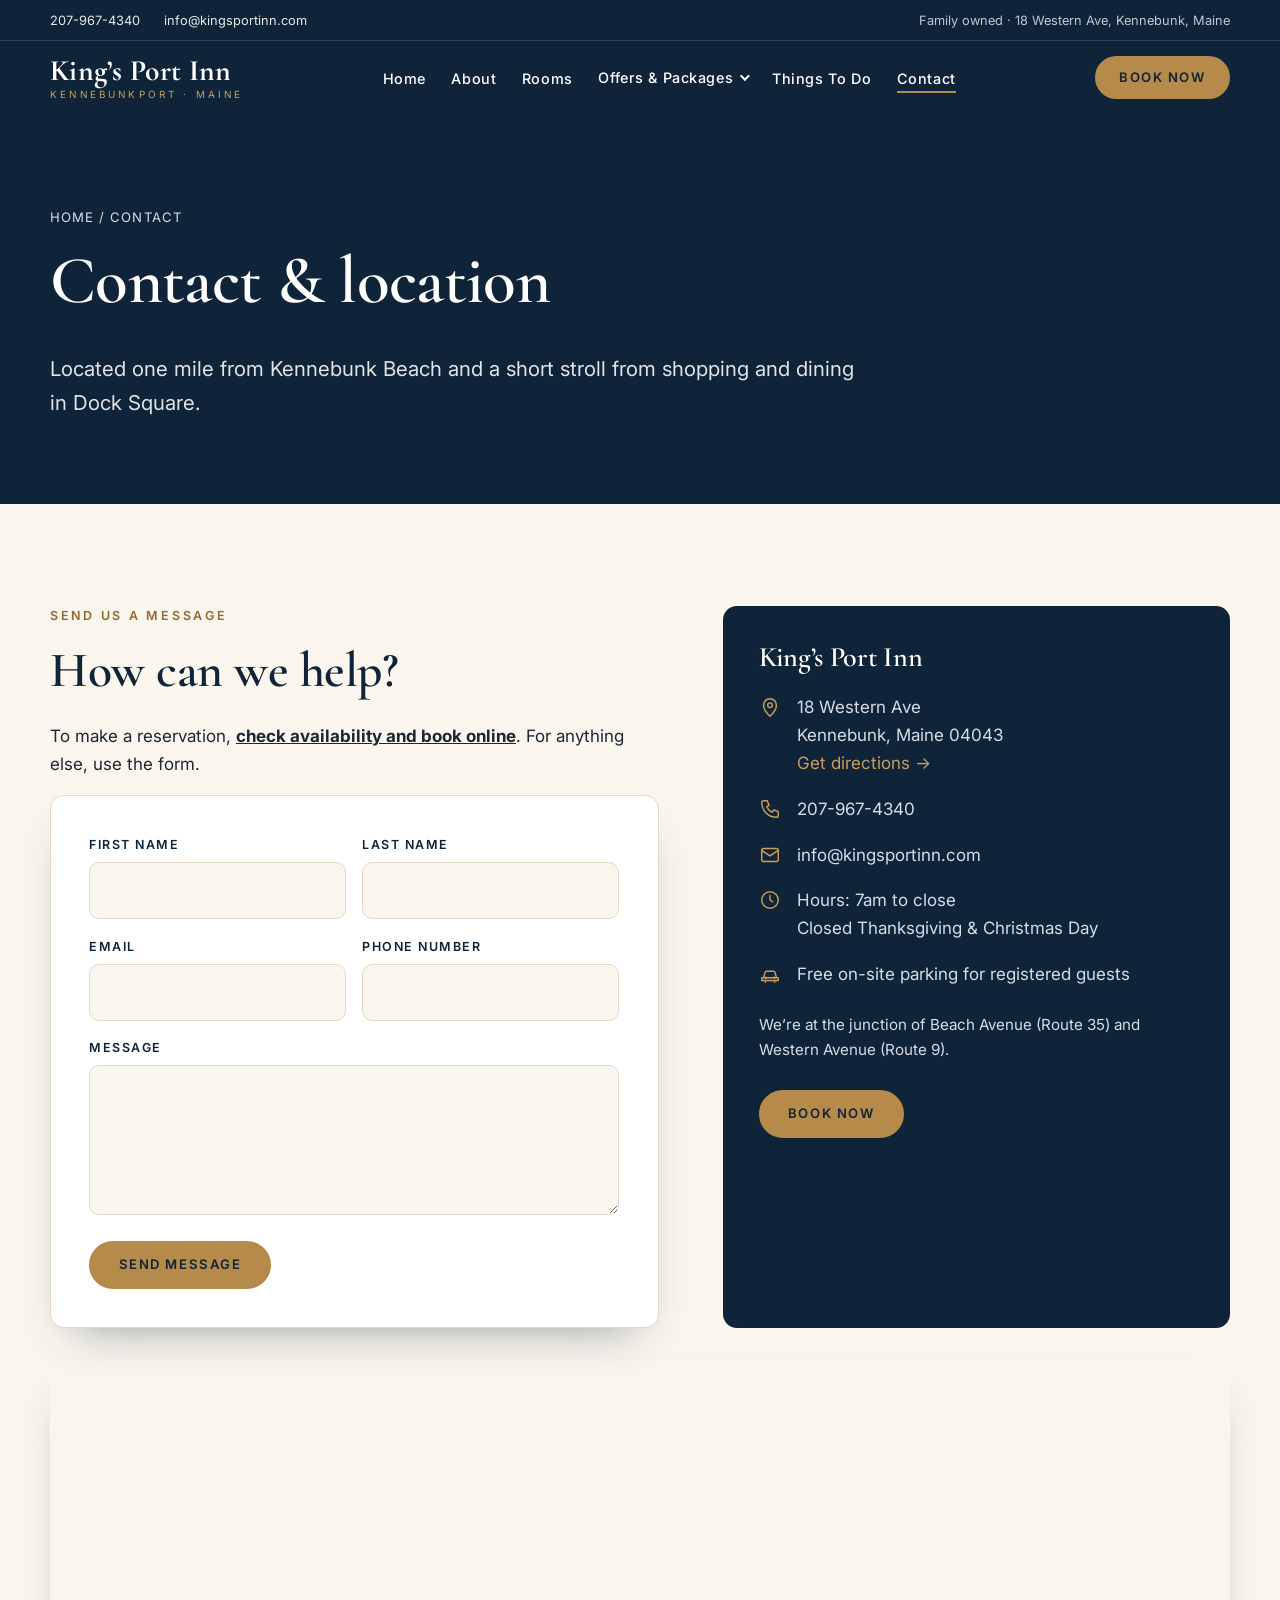
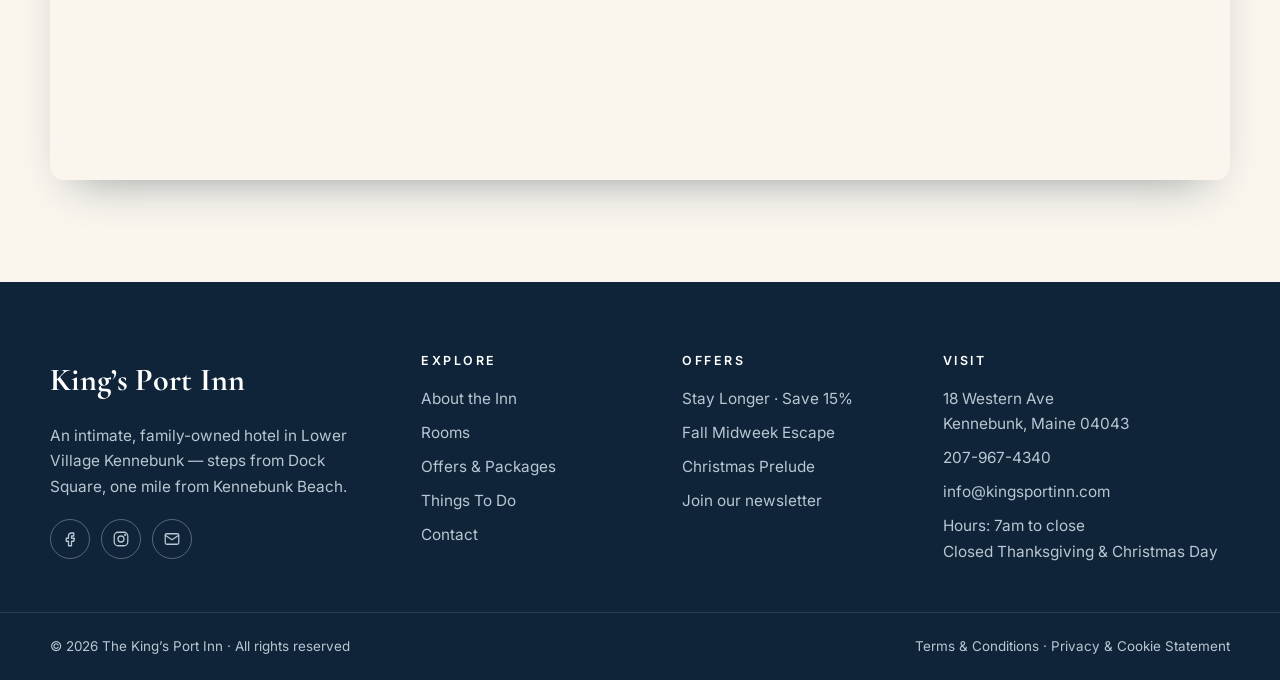
<file: contact.html>
<!doctype html>
<html lang="en">
<head>
<meta charset="utf-8">
<meta name="viewport" content="width=device-width, initial-scale=1, viewport-fit=cover">
<title>Contact King’s Port Inn | Find Us in Kennebunkport</title>
<meta name="description" content="Questions or directions? Contact King’s Port Inn by email or phone. We’re at 18 Western Ave, Kennebunk, Maine — near Dock Square.">
<meta property="og:type" content="website">
<meta property="og:title" content="Contact King’s Port Inn | Find Us in Kennebunkport">
<meta property="og:description" content="Questions or directions? Contact King’s Port Inn by email or phone. We’re at 18 Western Ave, Kennebunk, Maine — near Dock Square.">
<meta property="og:image" content="https://irp.cdn-website.com/731de917/dms3rep/multi/opt/318135925_655693882921466_4861542897009323347_n-1920w.jpg">
<meta name="theme-color" content="#0f2438">
<link rel="icon" href="data:image/svg+xml,%3Csvg xmlns='http://www.w3.org/2000/svg' viewBox='0 0 64 64'%3E%3Crect width='64' height='64' rx='14' fill='%230f2438'/%3E%3Ctext x='32' y='43' font-family='Georgia,serif' font-size='34' font-weight='700' text-anchor='middle' fill='%23c99d5c'%3EK%3C/text%3E%3C/svg%3E">
<link rel="preconnect" href="https://fonts.googleapis.com">
<link rel="preconnect" href="https://fonts.gstatic.com" crossorigin>
<link href="https://fonts.googleapis.com/css2?family=Cormorant+Garamond:wght@500;600;700&family=Inter:wght@400;500;600&display=swap" rel="stylesheet">
<link rel="stylesheet" href="style.css">
<script type="application/ld+json">{"@context":"https://schema.org","@type":"Hotel","name":"King's Port Inn","address":{"@type":"PostalAddress","streetAddress":"18 Western Ave","addressLocality":"Kennebunk","addressRegion":"ME","postalCode":"04043","addressCountry":"US"},"telephone":"207-967-4340","email":"info@kingsportinn.com","image":"https://irp.cdn-website.com/731de917/dms3rep/multi/opt/318135925_655693882921466_4861542897009323347_n-1920w.jpg","url":"https://www.kingsportinn.com/contact.html"}</script>
</head>
<body>
<a class="skip-link" href="#main">Skip to content</a>
<header class="site-header">
  <div class="topbar"><div class="container">
    <div class="topbar-contact">
      <a href="tel:207-967-4340">207-967-4340</a>
      <a href="mailto:info@kingsportinn.com">info@kingsportinn.com</a>
    </div>
    <span class="topbar-note">Family owned · 18 Western Ave, Kennebunk, Maine</span>
  </div></div>
  <div class="container header-main">
    <a class="brand" href="index.html" aria-label="King's Port Inn home">
      <span class="brand-name">King’s Port Inn</span>
      <span class="brand-sub">Kennebunkport · Maine</span>
    </a>
    <button class="nav-toggle" type="button" aria-expanded="false" aria-controls="site-nav" aria-label="Menu"><span></span></button>
    <nav class="nav" id="site-nav" aria-label="Main">
      <ul class="nav-list"><li><a href="index.html">Home</a></li><li><a href="about.html">About</a></li><li><a href="rooms.html">Rooms</a></li><li class="has-sub">
        <button type="button" aria-expanded="false" aria-haspopup="true">Offers & Packages<span class="caret"></span></button>
        <ul class="sub"><li><a href="offers.html">All Offers</a></li><li><a href="stay-longer-offer.html">Stay Longer Offer</a></li><li><a href="fall-midweek-escape.html">Fall Midweek Escape</a></li><li><a href="christmas-prelude.html">Christmas Prelude</a></li></ul>
      </li><li><a href="local-area-activities.html">Things To Do</a></li><li><a href="contact.html" aria-current="page">Contact</a></li></ul>
      <a class="btn nav-cta-mobile" href="https://hotels.cloudbeds.com/reservation/W1V6ap">Book Now</a>
    </nav>
    <a class="btn header-cta header-cta--desktop" href="https://hotels.cloudbeds.com/reservation/W1V6ap">Book Now</a>
  </div>
</header>
<main id="main">

<section class="page-hero" style="--hero-img:url('https://irp.cdn-website.com/731de917/dms3rep/multi/opt/New-Kings-Port-Inn-+Front-1-1920w.jpg')">
  <div class="container">
    <p class="crumbs"><a href="index.html">Home</a> / Contact</p>
    <h1>Contact &amp; location</h1>
    <p class="lead">Located one mile from Kennebunk Beach and a short stroll from shopping and dining in Dock Square.</p>
  </div>
</section>

<section class="section">
  <div class="container contact-grid">
    <div class="reveal">
      <p class="eyebrow">Send us a message</p>
      <h2>How can we help?</h2>
      <p>To make a reservation, <a href="https://hotels.cloudbeds.com/reservation/W1V6ap"><strong>check availability and book online</strong></a>. For anything else, use the form.</p>
      <!-- Set data-endpoint to your existing backend URL (POST, multipart form). Without it, the form opens the visitor's mail app. -->
      <form class="form" id="contact-form" data-endpoint="" data-mailto="info@kingsportinn.com" novalidate>
        <div class="form-row">
          <div class="field"><label for="firstName">First name</label><input id="firstName" name="firstName" autocomplete="given-name" required></div>
          <div class="field"><label for="lastName">Last name</label><input id="lastName" name="lastName" autocomplete="family-name" required></div>
        </div>
        <div class="form-row">
          <div class="field"><label for="email">Email</label><input id="email" name="email" type="email" autocomplete="email" required></div>
          <div class="field"><label for="phone">Phone number</label><input id="phone" name="phone" type="tel" autocomplete="tel"></div>
        </div>
        <div class="field"><label for="message">Message</label><textarea id="message" name="message" required></textarea></div>
        <button class="btn" type="submit">Send message</button>
        <p class="form-status form-status--ok" role="status">Thank you for contacting us. We will get back to you as soon as possible.</p>
        <p class="form-status form-status--err" role="alert">Oops, there was an error sending your message. Please try again later.</p>
      </form>
    </div>
    <aside class="info-card reveal">
      <h3>King’s Port Inn</h3>
      <ul class="info-list">
        <li><svg viewBox="0 0 24 24" aria-hidden="true"><path d="M12 22s7-6.5 7-12a7 7 0 0 0-14 0c0 5.5 7 12 7 12z"/><circle cx="12" cy="10" r="2.5"/></svg><span>18 Western Ave<br>Kennebunk, Maine 04043<br><a href="https://www.google.com/maps/search/?api=1&amp;query=King%27s+Port+Inn+18+Western+Ave+Kennebunk+ME" style="color:var(--brass-hi)">Get directions →</a></span></li>
        <li><svg viewBox="0 0 24 24" aria-hidden="true"><path d="M5 3h4l2 5-2.5 1.5a11 11 0 0 0 6 6L16 13l5 2v4a2 2 0 0 1-2 2A16 16 0 0 1 3 5a2 2 0 0 1 2-2z"/></svg><a href="tel:207-967-4340">207-967-4340</a></li>
        <li><svg viewBox="0 0 24 24" aria-hidden="true"><rect x="3" y="5" width="18" height="14" rx="2"/><path d="M3 7l9 6 9-6"/></svg><a href="mailto:info@kingsportinn.com">info@kingsportinn.com</a></li>
        <li><svg viewBox="0 0 24 24" aria-hidden="true"><circle cx="12" cy="12" r="9"/><path d="M12 7v5l3 2"/></svg><span>Hours: 7am to close<br>Closed Thanksgiving &amp; Christmas Day</span></li>
        <li><svg viewBox="0 0 24 24" aria-hidden="true"><path d="M5 16l1.5-5.5A2 2 0 0 1 8.4 9h7.2a2 2 0 0 1 1.9 1.5L19 16M3 16h18v3H3zM7 19v2M17 19v2"/><circle cx="7.5" cy="16" r=".6"/><circle cx="16.5" cy="16" r=".6"/></svg><span>Free on-site parking for registered guests</span></li>
      </ul>
      <p style="margin-top:1.5rem;font-size:.95rem">We’re at the junction of Beach Avenue (Route 35) and Western Avenue (Route 9).</p>
      <div class="btn-row"><a class="btn" href="https://hotels.cloudbeds.com/reservation/W1V6ap">Book now</a></div>
    </aside>
  </div>
  <div class="container">
    <iframe class="map reveal" title="Map of King’s Port Inn" loading="lazy" referrerpolicy="no-referrer-when-downgrade" src="https://www.google.com/maps/embed?pb=!1m14!1m8!1m3!1d5514.618916460966!2d-70.480833!3d43.359444!3m2!1i1024!2i768!4f13.1!3m3!1m2!1s0x4cb2ab8d7031692f%3A0xaef5ee0ee29c388e!2sKing&#39;s%20Port%20Inn!5e1!3m2!1sen!2sus!4v1725975794062!5m2!1sen!2sus"></iframe>
  </div>
</section>
</main>
<footer class="site-footer">
  <div class="container footer-grid">
    <div class="footer-brand">
      <span class="brand-name">King’s Port Inn</span>
      <p>An intimate, family-owned hotel in Lower Village Kennebunk — steps from Dock Square, one mile from Kennebunk Beach.</p>
      <div class="social">
        <a href="https://facebook.com/kingsportinn" aria-label="Facebook"><svg viewBox="0 0 24 24" aria-hidden="true"><path d="M14 8h3V4h-3a4 4 0 0 0-4 4v3H7v4h3v6h4v-6h3l1-4h-4V8z"/></svg></a>
        <a href="https://instagram.com/explore/locations/542848369/kings-port-inn/" aria-label="Instagram"><svg viewBox="0 0 24 24" aria-hidden="true"><rect x="3" y="3" width="18" height="18" rx="5"/><circle cx="12" cy="12" r="4"/><circle cx="17.5" cy="6.5" r=".6"/></svg></a>
        <a href="mailto:info@kingsportinn.com" aria-label="Email"><svg viewBox="0 0 24 24" aria-hidden="true"><rect x="3" y="5" width="18" height="14" rx="2"/><path d="M3 7l9 6 9-6"/></svg></a>
      </div>
    </div>
    <div>
      <h4>Explore</h4>
      <ul>
        <li><a href="about.html">About the Inn</a></li>
        <li><a href="rooms.html">Rooms</a></li>
        <li><a href="offers.html">Offers &amp; Packages</a></li>
        <li><a href="local-area-activities.html">Things To Do</a></li>
        <li><a href="contact.html">Contact</a></li>
      </ul>
    </div>
    <div>
      <h4>Offers</h4>
      <ul>
        <li><a href="stay-longer-offer.html">Stay Longer · Save 15%</a></li>
        <li><a href="fall-midweek-escape.html">Fall Midweek Escape</a></li>
        <li><a href="christmas-prelude.html">Christmas Prelude</a></li>
        <li><a href="https://www.kingsportinn.com/newsletter-registration">Join our newsletter</a></li>
      </ul>
    </div>
    <div>
      <h4>Visit</h4>
      <ul>
        <li>18 Western Ave<br>Kennebunk, Maine 04043</li>
        <li><a href="tel:207-967-4340">207-967-4340</a></li>
        <li><a href="mailto:info@kingsportinn.com">info@kingsportinn.com</a></li>
        <li>Hours: 7am to close<br>Closed Thanksgiving &amp; Christmas Day</li>
      </ul>
    </div>
  </div>
  <div class="footer-bottom"><div class="container">
    <span>© <span data-year>2026</span> The King’s Port Inn · All rights reserved</span>
    <span><a href="https://www.kingsportinn.com/terms-and-conditions">Terms &amp; Conditions</a> · <a href="https://www.kingsportinn.com/privacy">Privacy &amp; Cookie Statement</a></span>
  </div></div>
</footer>
<script src="main.js" defer></script>
</body>
</html>
</file>
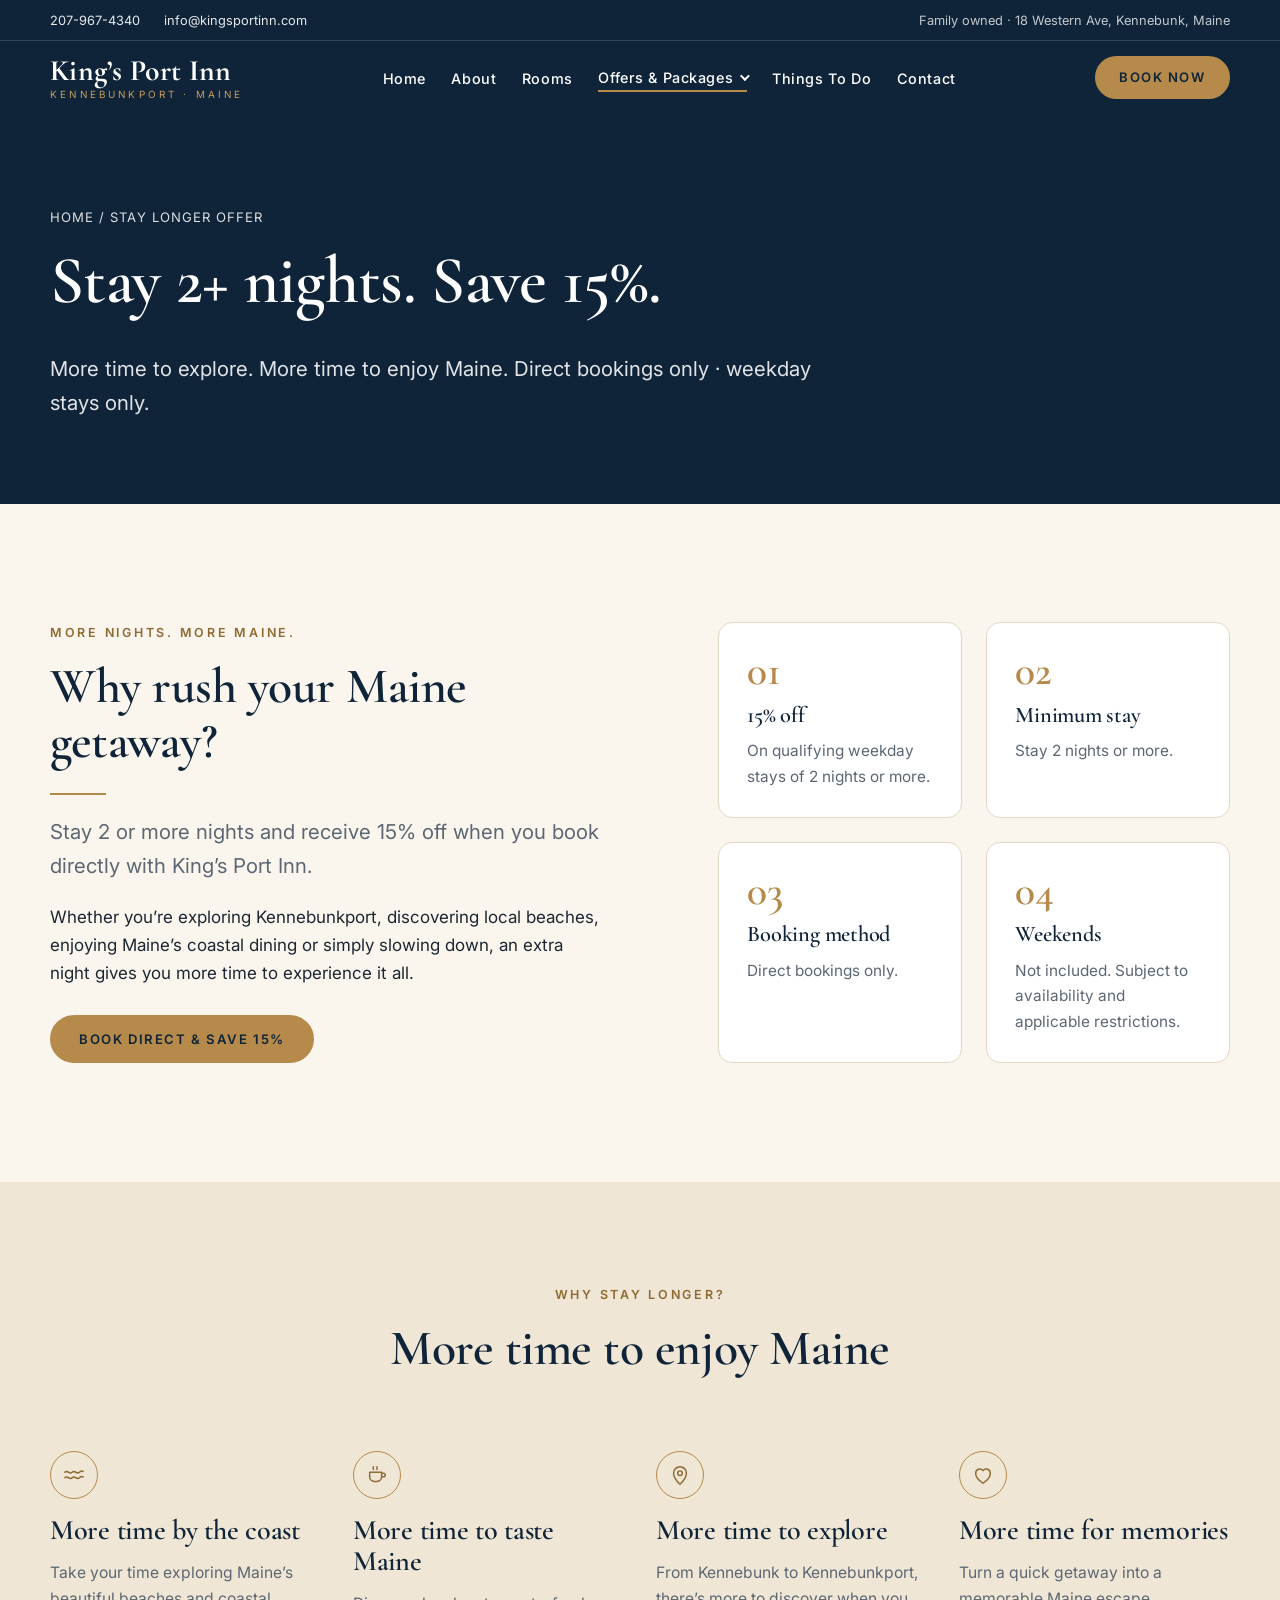
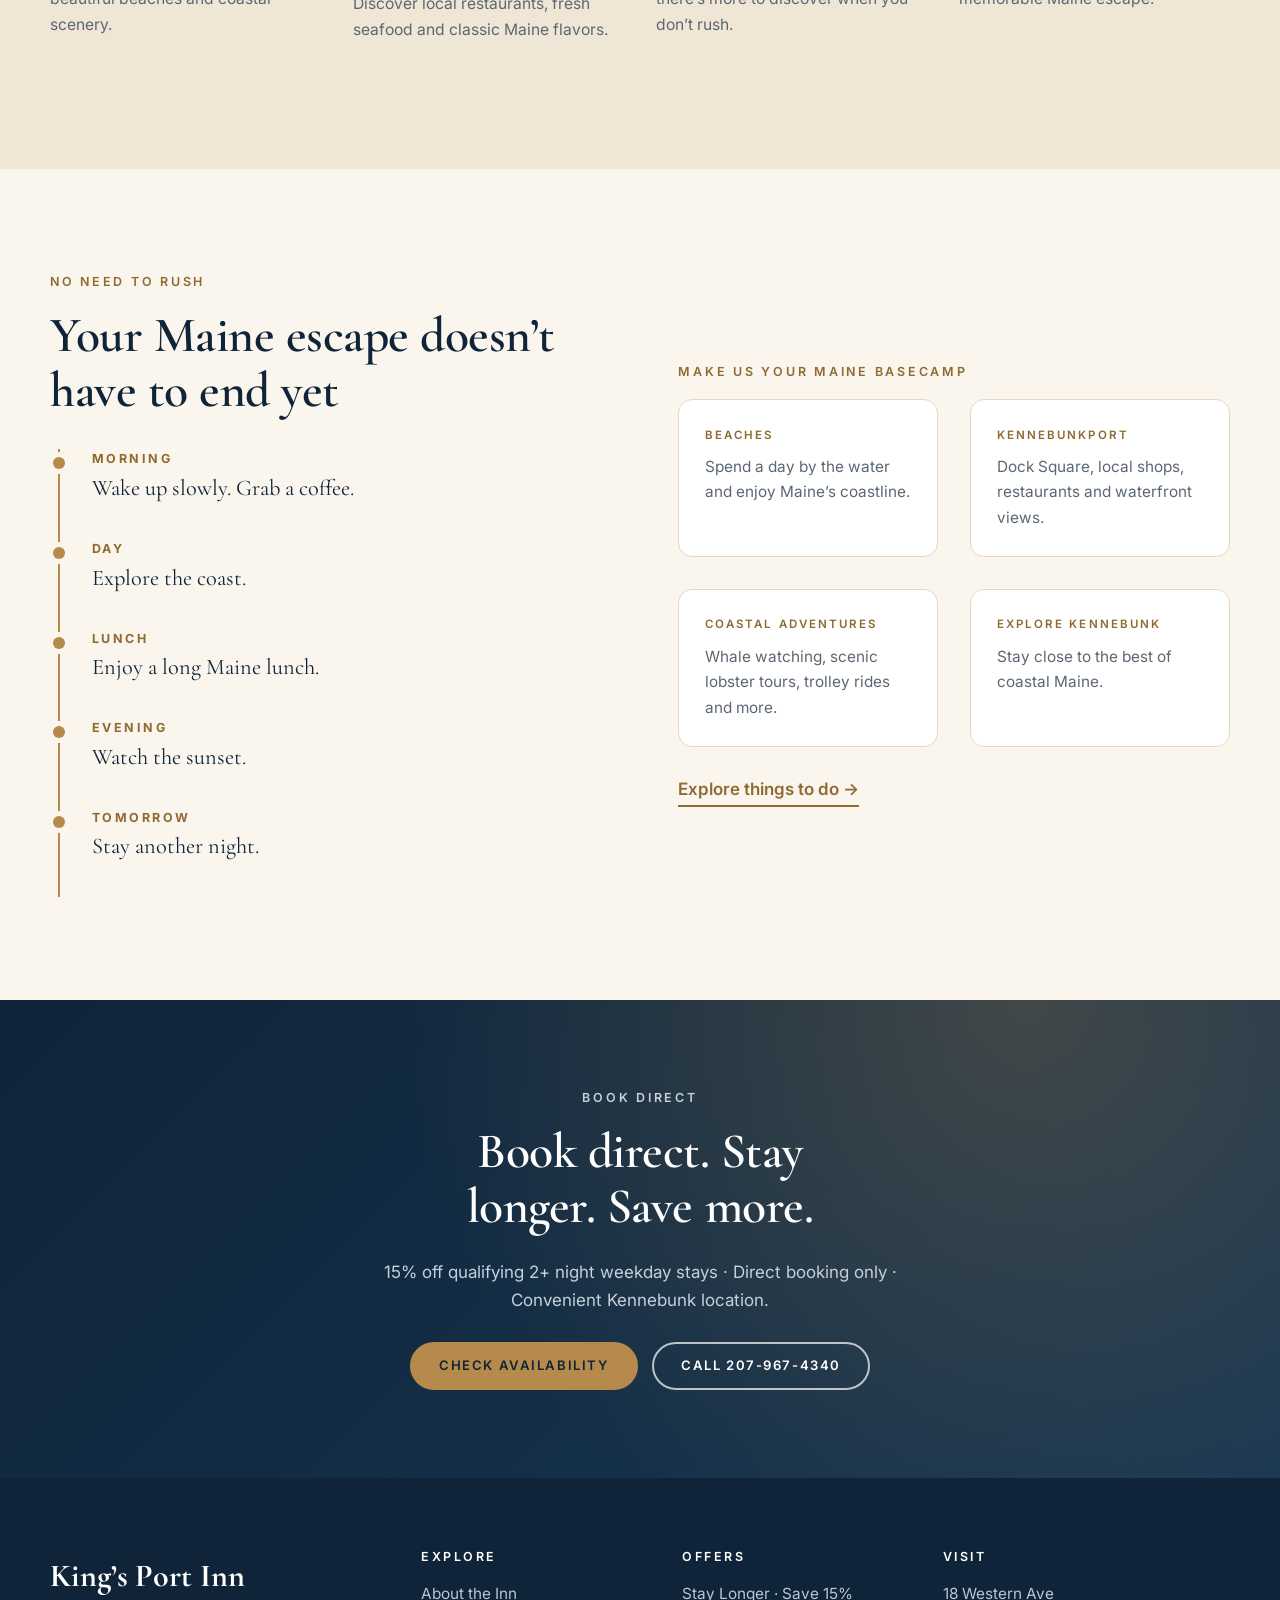
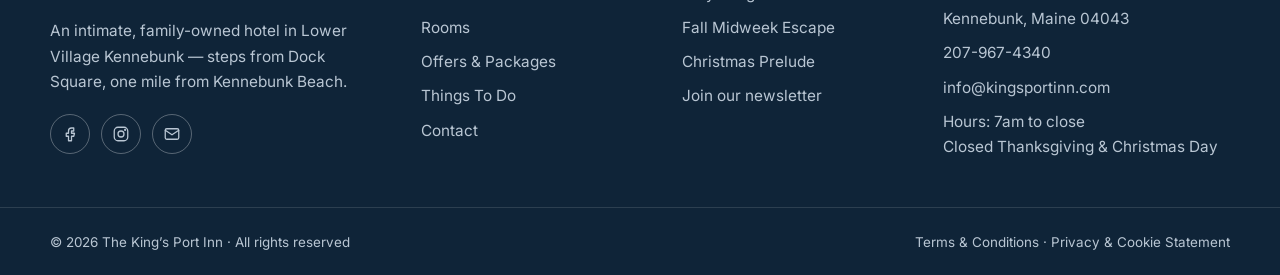
<file: stay-longer-offer.html>
<!doctype html>
<html lang="en">
<head>
<meta charset="utf-8">
<meta name="viewport" content="width=device-width, initial-scale=1, viewport-fit=cover">
<title>Stay 2+ Nights & Save 15% | King’s Port Inn</title>
<meta name="description" content="Stay 2 or more weekday nights at King’s Port Inn and save 15% when you book direct. More time to explore Kennebunk and enjoy Maine.">
<meta property="og:type" content="website">
<meta property="og:title" content="Stay 2+ Nights & Save 15% | King’s Port Inn">
<meta property="og:description" content="Stay 2 or more weekday nights at King’s Port Inn and save 15% when you book direct. More time to explore Kennebunk and enjoy Maine.">
<meta property="og:image" content="https://irp.cdn-website.com/731de917/dms3rep/multi/opt/318135925_655693882921466_4861542897009323347_n-1920w.jpg">
<meta name="theme-color" content="#0f2438">
<link rel="icon" href="data:image/svg+xml,%3Csvg xmlns='http://www.w3.org/2000/svg' viewBox='0 0 64 64'%3E%3Crect width='64' height='64' rx='14' fill='%230f2438'/%3E%3Ctext x='32' y='43' font-family='Georgia,serif' font-size='34' font-weight='700' text-anchor='middle' fill='%23c99d5c'%3EK%3C/text%3E%3C/svg%3E">
<link rel="preconnect" href="https://fonts.googleapis.com">
<link rel="preconnect" href="https://fonts.gstatic.com" crossorigin>
<link href="https://fonts.googleapis.com/css2?family=Cormorant+Garamond:wght@500;600;700&family=Inter:wght@400;500;600&display=swap" rel="stylesheet">
<link rel="stylesheet" href="style.css">
<script type="application/ld+json">{"@context":"https://schema.org","@type":"Hotel","name":"King's Port Inn","address":{"@type":"PostalAddress","streetAddress":"18 Western Ave","addressLocality":"Kennebunk","addressRegion":"ME","postalCode":"04043","addressCountry":"US"},"telephone":"207-967-4340","email":"info@kingsportinn.com","image":"https://irp.cdn-website.com/731de917/dms3rep/multi/opt/318135925_655693882921466_4861542897009323347_n-1920w.jpg","url":"https://www.kingsportinn.com/stay-longer-offer.html"}</script>
</head>
<body>
<a class="skip-link" href="#main">Skip to content</a>
<header class="site-header">
  <div class="topbar"><div class="container">
    <div class="topbar-contact">
      <a href="tel:207-967-4340">207-967-4340</a>
      <a href="mailto:info@kingsportinn.com">info@kingsportinn.com</a>
    </div>
    <span class="topbar-note">Family owned · 18 Western Ave, Kennebunk, Maine</span>
  </div></div>
  <div class="container header-main">
    <a class="brand" href="index.html" aria-label="King's Port Inn home">
      <span class="brand-name">King’s Port Inn</span>
      <span class="brand-sub">Kennebunkport · Maine</span>
    </a>
    <button class="nav-toggle" type="button" aria-expanded="false" aria-controls="site-nav" aria-label="Menu"><span></span></button>
    <nav class="nav" id="site-nav" aria-label="Main">
      <ul class="nav-list"><li><a href="index.html">Home</a></li><li><a href="about.html">About</a></li><li><a href="rooms.html">Rooms</a></li><li class="has-sub is-current">
        <button type="button" aria-expanded="false" aria-haspopup="true">Offers & Packages<span class="caret"></span></button>
        <ul class="sub"><li><a href="offers.html">All Offers</a></li><li><a href="stay-longer-offer.html" aria-current="page">Stay Longer Offer</a></li><li><a href="fall-midweek-escape.html">Fall Midweek Escape</a></li><li><a href="christmas-prelude.html">Christmas Prelude</a></li></ul>
      </li><li><a href="local-area-activities.html">Things To Do</a></li><li><a href="contact.html">Contact</a></li></ul>
      <a class="btn nav-cta-mobile" href="https://hotels.cloudbeds.com/reservation/W1V6ap">Book Now</a>
    </nav>
    <a class="btn header-cta header-cta--desktop" href="https://hotels.cloudbeds.com/reservation/W1V6ap">Book Now</a>
  </div>
</header>
<main id="main">

<section class="page-hero" style="--hero-img:url('https://irp.cdn-website.com/731de917/dms3rep/multi/opt/Kennebunk+Beach-1920w.jpg')">
  <div class="container">
    <p class="crumbs"><a href="index.html">Home</a> / Stay Longer Offer</p>
    <h1>Stay 2+ nights. Save 15%.</h1>
    <p class="lead">More time to explore. More time to enjoy Maine. Direct bookings only · weekday stays only.</p>
  </div>
</section><div class="container" style="margin-top:-1px"></div>

<section class="section">
  <div class="container split">
    <div class="reveal">
      <p class="eyebrow">More nights. More Maine.</p>
      <h2>Why rush your Maine getaway?</h2>
      <hr class="rule">
      <p class="lead">Stay 2 or more nights and receive 15% off when you book directly with King’s Port Inn.</p>
      <p>Whether you’re exploring Kennebunkport, discovering local beaches, enjoying Maine’s coastal dining or simply slowing down, an extra night gives you more time to experience it all.</p>
      <div class="btn-row"><a class="btn" href="https://hotels.cloudbeds.com/reservation/W1V6ap">Book direct &amp; save 15%</a></div>
    </div>
    <ol class="steps reveal" style="grid-template-columns:1fr 1fr">
      <li><h3>15% off</h3><p>On qualifying weekday stays of 2 nights or more.</p></li>
      <li><h3>Minimum stay</h3><p>Stay 2 nights or more.</p></li>
      <li><h3>Booking method</h3><p>Direct bookings only.</p></li>
      <li><h3>Weekends</h3><p>Not included. Subject to availability and applicable restrictions.</p></li>
    </ol>
  </div>
</section>

<section class="section section--sand">
  <div class="container">
    <div class="section-head center reveal"><p class="eyebrow">Why stay longer?</p><h2>More time to enjoy Maine</h2></div>
    <div class="grid grid--4">
      <div class="feature reveal"><div class="ico"><svg viewBox="0 0 24 24" aria-hidden="true"><path d="M2 9c3-3 5 3 8 0s5 3 8 0 3 0 4-1M2 15c3-3 5 3 8 0s5 3 8 0 3 0 4-1"/></svg></div><h3>More time by the coast</h3><p>Take your time exploring Maine’s beautiful beaches and coastal scenery.</p></div>
      <div class="feature reveal"><div class="ico"><svg viewBox="0 0 24 24" aria-hidden="true"><path d="M4 9h13v5a5 5 0 0 1-5 5H9a5 5 0 0 1-5-5V9zM17 10h2a2 2 0 0 1 0 4h-2M8 3v3M12 3v3"/></svg></div><h3>More time to taste Maine</h3><p>Discover local restaurants, fresh seafood and classic Maine flavors.</p></div>
      <div class="feature reveal"><div class="ico"><svg viewBox="0 0 24 24" aria-hidden="true"><path d="M12 22s7-6.5 7-12a7 7 0 0 0-14 0c0 5.5 7 12 7 12z"/><circle cx="12" cy="10" r="2.5"/></svg></div><h3>More time to explore</h3><p>From Kennebunk to Kennebunkport, there’s more to discover when you don’t rush.</p></div>
      <div class="feature reveal"><div class="ico"><svg viewBox="0 0 24 24" aria-hidden="true"><path d="M12 21s-8-5.5-8-11a4.5 4.5 0 0 1 8-2.8A4.5 4.5 0 0 1 20 10c0 5.5-8 11-8 11z"/></svg></div><h3>More time for memories</h3><p>Turn a quick getaway into a memorable Maine escape.</p></div>
    </div>
  </div>
</section>

<section class="section">
  <div class="container split">
    <div class="reveal">
      <p class="eyebrow">No need to rush</p>
      <h2>Your Maine escape doesn’t have to end yet</h2>
      <ol class="timeline" style="margin-top:2rem">
        <li><strong>Morning</strong><span>Wake up slowly. Grab a coffee.</span></li>
        <li><strong>Day</strong><span>Explore the coast.</span></li>
        <li><strong>Lunch</strong><span>Enjoy a long Maine lunch.</span></li>
        <li><strong>Evening</strong><span>Watch the sunset.</span></li>
        <li><strong>Tomorrow</strong><span>Stay another night.</span></li>
      </ol>
    </div>
    <div class="reveal">
      <p class="eyebrow">Make us your Maine basecamp</p>
      <div class="grid grid--2">
        <div class="place-card"><span class="meta">Beaches</span><p>Spend a day by the water and enjoy Maine’s coastline.</p></div>
        <div class="place-card"><span class="meta">Kennebunkport</span><p>Dock Square, local shops, restaurants and waterfront views.</p></div>
        <div class="place-card"><span class="meta">Coastal adventures</span><p>Whale watching, scenic lobster tours, trolley rides and more.</p></div>
        <div class="place-card"><span class="meta">Explore Kennebunk</span><p>Stay close to the best of coastal Maine.</p></div>
      </div>
      <div class="btn-row"><a class="link-arrow" href="local-area-activities.html">Explore things to do</a></div>
    </div>
  </div>
</section>

<section class="cta-band">
  <div class="container reveal">
    <p class="eyebrow eyebrow--light">Book direct</p>
    <h2>Book direct. Stay longer. Save more.</h2>
    <p>15% off qualifying 2+ night weekday stays · Direct booking only · Convenient Kennebunk location.</p>
    <div class="btn-row">
      <a class="btn" href="https://hotels.cloudbeds.com/reservation/W1V6ap">Check availability</a>
      <a class="btn btn--ghost" href="tel:207-967-4340">Call 207-967-4340</a>
    </div>
  </div>
</section>
</main>
<footer class="site-footer">
  <div class="container footer-grid">
    <div class="footer-brand">
      <span class="brand-name">King’s Port Inn</span>
      <p>An intimate, family-owned hotel in Lower Village Kennebunk — steps from Dock Square, one mile from Kennebunk Beach.</p>
      <div class="social">
        <a href="https://facebook.com/kingsportinn" aria-label="Facebook"><svg viewBox="0 0 24 24" aria-hidden="true"><path d="M14 8h3V4h-3a4 4 0 0 0-4 4v3H7v4h3v6h4v-6h3l1-4h-4V8z"/></svg></a>
        <a href="https://instagram.com/explore/locations/542848369/kings-port-inn/" aria-label="Instagram"><svg viewBox="0 0 24 24" aria-hidden="true"><rect x="3" y="3" width="18" height="18" rx="5"/><circle cx="12" cy="12" r="4"/><circle cx="17.5" cy="6.5" r=".6"/></svg></a>
        <a href="mailto:info@kingsportinn.com" aria-label="Email"><svg viewBox="0 0 24 24" aria-hidden="true"><rect x="3" y="5" width="18" height="14" rx="2"/><path d="M3 7l9 6 9-6"/></svg></a>
      </div>
    </div>
    <div>
      <h4>Explore</h4>
      <ul>
        <li><a href="about.html">About the Inn</a></li>
        <li><a href="rooms.html">Rooms</a></li>
        <li><a href="offers.html">Offers &amp; Packages</a></li>
        <li><a href="local-area-activities.html">Things To Do</a></li>
        <li><a href="contact.html">Contact</a></li>
      </ul>
    </div>
    <div>
      <h4>Offers</h4>
      <ul>
        <li><a href="stay-longer-offer.html">Stay Longer · Save 15%</a></li>
        <li><a href="fall-midweek-escape.html">Fall Midweek Escape</a></li>
        <li><a href="christmas-prelude.html">Christmas Prelude</a></li>
        <li><a href="https://www.kingsportinn.com/newsletter-registration">Join our newsletter</a></li>
      </ul>
    </div>
    <div>
      <h4>Visit</h4>
      <ul>
        <li>18 Western Ave<br>Kennebunk, Maine 04043</li>
        <li><a href="tel:207-967-4340">207-967-4340</a></li>
        <li><a href="mailto:info@kingsportinn.com">info@kingsportinn.com</a></li>
        <li>Hours: 7am to close<br>Closed Thanksgiving &amp; Christmas Day</li>
      </ul>
    </div>
  </div>
  <div class="footer-bottom"><div class="container">
    <span>© <span data-year>2026</span> The King’s Port Inn · All rights reserved</span>
    <span><a href="https://www.kingsportinn.com/terms-and-conditions">Terms &amp; Conditions</a> · <a href="https://www.kingsportinn.com/privacy">Privacy &amp; Cookie Statement</a></span>
  </div></div>
</footer>
<script src="main.js" defer></script>
</body>
</html>
</file>
<file: style.css>
/* King's Port Inn — redesign front-end
   Coastal Maine: deep navy, warm cream, brass accents. */

:root {
  --navy: #0f2438;
  --navy-2: #173653;
  --ink: #1c2733;
  --muted: #5c6773;
  --cream: #faf6ee;
  --sand: #efe6d6;
  --line: #e3d8c3;
  --white: #fff;
  --brass: #b58a4a;
  --brass-hi: #c99d5c;
  --brass-d: #8f6a31;
  --sea: #3f7d86;
  --radius: 14px;
  --shadow: 0 22px 44px -24px rgba(15, 36, 56, .45);
  --serif: 'Cormorant Garamond', Georgia, 'Times New Roman', serif;
  --sans: 'Inter', system-ui, -apple-system, 'Segoe UI', Roboto, sans-serif;
  --container: 1180px;
  --gutter: clamp(1.25rem, 4vw, 2.5rem);
}

*, *::before, *::after { box-sizing: border-box; }
html { scroll-behavior: smooth; -webkit-text-size-adjust: 100%; }
body {
  margin: 0;
  font-family: var(--sans);
  font-size: 1.0625rem;
  line-height: 1.65;
  color: var(--ink);
  background: var(--cream);
  -webkit-font-smoothing: antialiased;
}
body.nav-open { overflow: hidden; }
img { max-width: 100%; display: block; }
a { color: inherit; }
h1, h2, h3, h4 { font-family: var(--serif); font-weight: 600; line-height: 1.1; margin: 0 0 .5em; color: var(--navy); letter-spacing: -.01em; }
h1 { font-size: clamp(2.6rem, 6.2vw, 5rem); }
h2 { font-size: clamp(2rem, 4vw, 3.1rem); }
h3 { font-size: clamp(1.45rem, 2.2vw, 1.85rem); }
h4 { font-size: 1.25rem; }
p { margin: 0 0 1em; }
ul { margin: 0; padding: 0; }
:focus-visible { outline: 3px solid var(--brass); outline-offset: 3px; border-radius: 4px; }

.skip-link { position: absolute; left: -9999px; top: 0; background: var(--navy); color: #fff; padding: .75rem 1rem; z-index: 200; }
.skip-link:focus { left: 1rem; top: 1rem; }

.container { width: min(100% - 2 * var(--gutter), var(--container)); margin-inline: auto; }
.container--narrow { width: min(100% - 2 * var(--gutter), 780px); margin-inline: auto; }
.section { padding: clamp(3.5rem, 8vw, 6.5rem) 0; }
.section--sand { background: var(--sand); }
.section--navy { background: var(--navy); color: #e8edf2; }
.section--navy h2, .section--navy h3, .section--navy h4 { color: #fff; }
.center { text-align: center; }

.eyebrow { font-size: .78rem; font-weight: 600; letter-spacing: .22em; text-transform: uppercase; color: var(--brass-d); margin: 0 0 1rem; }
.eyebrow--light { color: var(--brass-hi); }
.section--navy .eyebrow { color: var(--brass-hi); }
.lead { font-size: clamp(1.1rem, 1.6vw, 1.3rem); color: var(--muted); max-width: 62ch; }
.center .lead { margin-inline: auto; }
.section-head { max-width: 720px; margin-bottom: clamp(2rem, 4vw, 3.25rem); }
.section-head.center { margin-inline: auto; }
.rule { width: 56px; height: 2px; background: var(--brass); border: 0; margin: 1.25rem 0; }
.center .rule { margin-inline: auto; }

/* Buttons */
.btn {
  display: inline-flex; align-items: center; justify-content: center; gap: .5rem;
  padding: .95rem 1.7rem; border-radius: 999px; border: 2px solid var(--brass);
  background: var(--brass); color: var(--navy); font: 600 .82rem/1 var(--sans);
  letter-spacing: .12em; text-transform: uppercase; text-decoration: none; cursor: pointer;
  transition: background .2s, color .2s, border-color .2s, transform .2s;
}
.btn:hover { background: var(--brass-hi); border-color: var(--brass-hi); transform: translateY(-2px); }
.btn--ghost { background: transparent; color: #fff; border-color: rgba(255, 255, 255, .7); }
.btn--ghost:hover { background: #fff; color: var(--navy); border-color: #fff; }
.btn--dark { background: var(--navy); border-color: var(--navy); color: #fff; }
.btn--dark:hover { background: var(--navy-2); border-color: var(--navy-2); }
.btn--outline { background: transparent; color: var(--navy); border-color: var(--navy); }
.btn--outline:hover { background: var(--navy); color: #fff; border-color: var(--navy); }
.btn-row { display: flex; flex-wrap: wrap; gap: .9rem; margin-top: 1.75rem; }
.center .btn-row { justify-content: center; }
.link-arrow { font-weight: 600; text-decoration: none; color: var(--brass-d); border-bottom: 2px solid currentColor; padding-bottom: 2px; }
.link-arrow::after { content: ' →'; }
.section--navy .link-arrow { color: var(--brass-hi); }

/* Header */
.site-header { position: fixed; inset: 0 0 auto 0; z-index: 100; color: #fff; transition: background .3s, box-shadow .3s; }
.site-header.is-scrolled, body.nav-open .site-header { background: var(--navy); box-shadow: 0 8px 24px -12px rgba(0, 0, 0, .5); }
.topbar { font-size: .8rem; border-bottom: 1px solid rgba(255, 255, 255, .15); max-height: 44px; overflow: hidden; transition: max-height .3s, opacity .3s, border-color .3s; }
.is-scrolled .topbar { max-height: 0; opacity: 0; border-color: transparent; }
.topbar .container { display: flex; justify-content: space-between; gap: 1rem; padding: .6rem 0; }
.topbar a { text-decoration: none; opacity: .9; }
.topbar a:hover { opacity: 1; text-decoration: underline; }
.topbar-contact { display: flex; gap: 1.5rem; }
.topbar-note { opacity: .75; }
.header-main { display: flex; align-items: center; justify-content: space-between; gap: 1.5rem; padding: .9rem 0; }
.brand { text-decoration: none; display: flex; flex-direction: column; line-height: 1; color: #fff; }
.brand-name { font-family: var(--serif); font-size: 1.85rem; font-weight: 700; letter-spacing: .01em; }
.brand-sub { font-size: .62rem; letter-spacing: .32em; text-transform: uppercase; color: var(--brass-hi); margin-top: .3rem; }

.nav-list { list-style: none; display: flex; align-items: center; gap: clamp(1rem, 2vw, 2rem); }
.nav-list > li { position: relative; }
.nav-list a, .nav-list button {
  background: none; border: 0; color: inherit; font: 500 .9rem var(--sans); letter-spacing: .04em;
  text-decoration: none; padding: .5rem 0; cursor: pointer; position: relative;
}
.nav-list a::after, .nav-list button::after {
  content: ''; position: absolute; left: 0; right: 0; bottom: 2px; height: 2px; background: var(--brass);
  transform: scaleX(0); transform-origin: left; transition: transform .25s;
}
.nav-list a:hover::after, .nav-list button:hover::after, .nav-list a[aria-current="page"]::after, .is-current > button::after { transform: scaleX(1); }
.has-sub > button::before { content: none; }
.has-sub > button { display: inline-flex; align-items: center; gap: .4rem; }
.has-sub > button span.caret { width: 7px; height: 7px; border-right: 2px solid currentColor; border-bottom: 2px solid currentColor; transform: rotate(45deg) translateY(-2px); }
.sub { list-style: none; position: absolute; top: 100%; left: -1rem; min-width: 240px; background: #fff; color: var(--ink); border-radius: var(--radius); box-shadow: var(--shadow); padding: .6rem; opacity: 0; visibility: hidden; transform: translateY(8px); transition: .2s; }
.has-sub:hover .sub, .has-sub:focus-within .sub, .has-sub.is-open .sub { opacity: 1; visibility: visible; transform: none; }
.sub a { display: block; padding: .65rem .9rem; border-radius: 8px; color: var(--ink); }
.sub a:hover { background: var(--cream); }
.sub a::after { display: none; }
.header-cta { padding: .8rem 1.4rem; }
.nav-toggle { display: none; background: none; border: 0; width: 44px; height: 44px; cursor: pointer; position: relative; }
.nav-toggle span, .nav-toggle span::before, .nav-toggle span::after { content: ''; position: absolute; left: 10px; right: 10px; height: 2px; background: #fff; transition: .25s; }
.nav-toggle span { top: 21px; }
.nav-toggle span::before { top: -7px; left: 0; right: 0; }
.nav-toggle span::after { top: 7px; left: 0; right: 0; }
.nav-toggle[aria-expanded="true"] span { background: transparent; }
.nav-toggle[aria-expanded="true"] span::before { top: 0; transform: rotate(45deg); }
.nav-toggle[aria-expanded="true"] span::after { top: 0; transform: rotate(-45deg); }

@media (max-width: 1020px) {
  .topbar-note { display: none; }
  .nav-toggle { display: block; }
  .header-cta--desktop { display: none; }
  .nav { position: fixed; inset: 0 0 0 auto; width: min(380px, 88vw); background: var(--navy); padding: 6.5rem 2rem 2rem; transform: translateX(100%); transition: transform .35s; overflow-y: auto; box-shadow: -20px 0 40px -20px rgba(0, 0, 0, .6); }
  .nav.is-open { transform: none; }
  .nav-list { flex-direction: column; align-items: stretch; gap: 0; }
  .nav-list > li { border-bottom: 1px solid rgba(255, 255, 255, .12); }
  .nav-list a, .nav-list button { display: flex; width: 100%; padding: 1rem 0; font-size: 1.05rem; }
  .nav-list a::after, .nav-list button::after { display: none; }
  .nav-list a[aria-current="page"] { color: var(--brass-hi); }
  .sub { position: static; opacity: 1; visibility: visible; transform: none; background: transparent; box-shadow: none; padding: 0 0 .75rem 1rem; display: none; min-width: 0; }
  .has-sub.is-open .sub { display: block; }
  .has-sub:hover .sub { display: none; }
  .has-sub.is-open:hover .sub { display: block; }
  .sub a { color: #fff; padding: .6rem 0; font-size: .98rem; opacity: .85; }
  .sub a:hover { background: transparent; opacity: 1; }
  .nav-cta-mobile { display: block; margin-top: 1.5rem; }
}
@media (min-width: 1021px) { .nav-cta-mobile { display: none; } }

/* Heroes */
.hero, .page-hero {
  position: relative; color: #fff; display: flex; flex-direction: column; justify-content: flex-end; align-items: stretch;
  background: var(--navy) var(--hero-img) center / cover no-repeat;
}
.hero { min-height: 100svh; padding: 9rem 0 0; }
.page-hero { min-height: 56vh; padding: 9.5rem 0 4rem; }
.hero::before, .page-hero::before {
  content: ''; position: absolute; inset: 0;
  background: linear-gradient(180deg, rgba(15, 36, 56, .72) 0%, rgba(15, 36, 56, .35) 38%, rgba(15, 36, 56, .85) 100%);
}
.hero > *, .page-hero > * { position: relative; }
.hero-inner { padding-bottom: 3rem; }
.hero h1, .page-hero h1 { color: #fff; max-width: 15ch; }
.page-hero h1 { max-width: 20ch; font-size: clamp(2.4rem, 5.4vw, 4.2rem); }
.hero .lead, .page-hero .lead { color: rgba(255, 255, 255, .88); }
.hero-facts { list-style: none; display: grid; grid-template-columns: repeat(4, 1fr); gap: 1px; background: rgba(255, 255, 255, .2); border-radius: var(--radius) var(--radius) 0 0; overflow: hidden; width: min(100% - 2 * var(--gutter), var(--container)); margin-inline: auto; }
.hero-facts li { background: rgba(15, 36, 56, .78); backdrop-filter: blur(6px); padding: 1.2rem 1.4rem; font-size: .92rem; }
.hero-facts strong { display: block; font-family: var(--serif); font-size: 1.7rem; font-weight: 600; color: var(--brass-hi); line-height: 1.1; }
@media (max-width: 760px) {
  .hero { padding-top: 7.5rem; }
  .hero-inner { padding-bottom: 2rem; }
  .hero-facts { grid-template-columns: 1fr 1fr; }
  .hero-facts li { padding: 1rem; font-size: .85rem; }
  .hero-facts strong { font-size: 1.45rem; }
  .hero .btn-row .btn { flex: 1 1 100%; }
}
.crumbs { font-size: .82rem; letter-spacing: .08em; text-transform: uppercase; opacity: .85; margin-bottom: 1rem; }
.crumbs a { text-decoration: none; }
.crumbs a:hover { text-decoration: underline; }

/* Layout helpers */
.split { display: grid; grid-template-columns: 1fr 1fr; gap: clamp(2rem, 6vw, 5rem); align-items: center; }
.split--rev > :first-child { order: 2; }
@media (max-width: 880px) { .split { grid-template-columns: 1fr; } .split--rev > :first-child { order: 0; } }
.frame { position: relative; }
.frame img { border-radius: var(--radius); box-shadow: var(--shadow); width: 100%; aspect-ratio: 4 / 3; object-fit: cover; }
.frame::after { content: ''; position: absolute; inset: 18px -18px -18px 18px; border: 2px solid var(--brass); border-radius: var(--radius); z-index: -1; }
@media (max-width: 880px) { .frame::after { inset: 12px -10px -12px 10px; } }
.grid { display: grid; gap: clamp(1.25rem, 2.5vw, 2rem); }
.grid--2 { grid-template-columns: repeat(2, 1fr); }
.grid--3 { grid-template-columns: repeat(3, 1fr); }
.grid--4 { grid-template-columns: repeat(4, 1fr); }
@media (max-width: 980px) { .grid--3, .grid--4 { grid-template-columns: repeat(2, 1fr); } }
@media (max-width: 640px) { .grid--2, .grid--3, .grid--4 { grid-template-columns: 1fr; } }

/* Cards */
.card { background: #fff; border-radius: var(--radius); overflow: hidden; box-shadow: 0 1px 0 var(--line), var(--shadow); display: flex; flex-direction: column; transition: transform .3s, box-shadow .3s; }
.card:hover { transform: translateY(-6px); }
.card-img { aspect-ratio: 4 / 3; overflow: hidden; }
.card-img img { width: 100%; height: 100%; object-fit: cover; transition: transform .6s; }
.card:hover .card-img img { transform: scale(1.06); }
.card-body { padding: 1.6rem; display: flex; flex-direction: column; flex: 1; }
.card-body h3 { margin-bottom: .4rem; }
.card-body p { color: var(--muted); font-size: .98rem; }
.card-body .link-arrow { margin-top: auto; align-self: flex-start; font-size: .95rem; }
.tag-row { display: flex; flex-wrap: wrap; gap: .4rem; margin: .25rem 0 1rem; padding: 0; list-style: none; }
.tag { font-size: .74rem; font-weight: 600; letter-spacing: .06em; padding: .35rem .7rem; border-radius: 999px; background: var(--sand); color: var(--navy); }
.tag--accent { background: var(--navy); color: #fff; }

.feature { padding: 1.5rem 0; }
.feature .ico { width: 48px; height: 48px; border-radius: 50%; border: 1.5px solid var(--brass); display: grid; place-items: center; color: var(--brass-d); margin-bottom: 1rem; }
.feature .ico svg { width: 22px; height: 22px; stroke: currentColor; fill: none; stroke-width: 1.6; stroke-linecap: round; stroke-linejoin: round; }
.section--navy .feature .ico { color: var(--brass-hi); border-color: var(--brass-hi); }
.feature p { color: var(--muted); font-size: .98rem; margin: 0; }
.section--navy .feature p { color: #c5d0db; }

/* Offer cards */
.offer { background: #fff; border-radius: var(--radius); padding: 2rem; border: 1px solid var(--line); display: flex; flex-direction: column; position: relative; transition: transform .3s, box-shadow .3s; }
.offer:hover { transform: translateY(-6px); box-shadow: var(--shadow); }
.offer-badge { font-family: var(--serif); font-size: 3.2rem; font-weight: 700; line-height: 1; color: var(--brass-d); margin-bottom: .6rem; }
.offer-badge small { font-size: 1.1rem; font-weight: 600; letter-spacing: .04em; margin-left: .25rem; }
.offer p { color: var(--muted); font-size: .98rem; }
.offer .link-arrow { margin-top: auto; align-self: flex-start; }
.offer--featured { background: var(--navy); border-color: var(--navy); color: #d5dde6; }
.offer--featured h3 { color: #fff; }
.offer--featured p { color: #c5d0db; }
.offer--featured .offer-badge { color: var(--brass-hi); }
.offer--featured .link-arrow { color: var(--brass-hi); }
.fine { font-size: .84rem; color: var(--muted); }
.section--navy .fine { color: #aab8c6; }

/* Steps */
.steps { list-style: none; counter-reset: s; display: grid; grid-template-columns: repeat(3, 1fr); gap: 1.5rem; }
.steps li { counter-increment: s; background: #fff; border: 1px solid var(--line); border-radius: var(--radius); padding: 1.75rem; position: relative; }
.steps li::before { content: '0' counter(s); font-family: var(--serif); font-size: 2.6rem; color: var(--brass); font-weight: 600; display: block; line-height: 1; margin-bottom: .6rem; }
.steps h3 { font-size: 1.4rem; }
.steps p { color: var(--muted); font-size: .96rem; margin: 0; }
@media (max-width: 880px) { .steps { grid-template-columns: repeat(2, 1fr); } }
@media (max-width: 560px) { .steps { grid-template-columns: 1fr; } }
.timeline { list-style: none; border-left: 2px solid var(--brass); margin: 0 0 0 .5rem; padding: 0 0 0 2rem; }
.timeline li { position: relative; padding-bottom: 2rem; }
.timeline li::before { content: ''; position: absolute; left: calc(-2rem - 7px); top: .5rem; width: 12px; height: 12px; border-radius: 50%; background: var(--brass); box-shadow: 0 0 0 5px var(--cream); }
.timeline strong { display: block; font-size: .78rem; letter-spacing: .2em; text-transform: uppercase; color: var(--brass-d); }
.timeline span { font-family: var(--serif); font-size: 1.4rem; color: var(--navy); }

/* Testimonials */
.quote { background: #fff; border: 1px solid var(--line); border-radius: var(--radius); padding: 2rem; display: flex; flex-direction: column; }
.stars { color: var(--brass); letter-spacing: .2em; margin-bottom: 1rem; }
.quote blockquote { margin: 0 0 1.25rem; font-family: var(--serif); font-size: 1.25rem; line-height: 1.45; color: var(--navy); }
.quote cite { margin-top: auto; font-style: normal; font-size: .85rem; color: var(--muted); }
.quote cite strong { color: var(--ink); display: block; }

/* CTA band */
.cta-band { background: linear-gradient(135deg, var(--navy) 0%, var(--navy-2) 100%); color: #fff; text-align: center; padding: clamp(3.5rem, 7vw, 5.5rem) 0; position: relative; overflow: hidden; }
.cta-band::before { content: ''; position: absolute; inset: 0; background: radial-gradient(circle at 80% 0%, rgba(181, 138, 74, .28), transparent 55%); }
.cta-band .container { position: relative; }
.cta-band h2 { color: #fff; max-width: 18ch; margin-inline: auto; }
.cta-band p { color: #c5d0db; max-width: 54ch; margin-inline: auto; }
.cta-band .btn-row { justify-content: center; }

/* Rooms */
.amenity-bar { display: grid; grid-template-columns: repeat(auto-fit, minmax(170px, 1fr)); gap: 1rem; list-style: none; padding: 1.5rem; background: #fff; border-radius: var(--radius); border: 1px solid var(--line); margin-top: -3.5rem; position: relative; z-index: 2; box-shadow: var(--shadow); }
.amenity-bar li { display: flex; align-items: center; gap: .7rem; font-size: .92rem; font-weight: 500; }
.amenity-bar svg { width: 22px; height: 22px; flex: none; stroke: var(--brass-d); fill: none; stroke-width: 1.6; stroke-linecap: round; stroke-linejoin: round; }
.room { display: grid; grid-template-columns: 1.15fr 1fr; gap: clamp(1.5rem, 4vw, 3.5rem); align-items: center; padding: clamp(2rem, 5vw, 3.5rem) 0; border-bottom: 1px solid var(--line); scroll-margin-top: 110px; }
.room:last-child { border-bottom: 0; }
.room:nth-child(even) .slider { order: 2; }
@media (max-width: 880px) { .room { grid-template-columns: 1fr; } .room:nth-child(even) .slider { order: 0; } }
.room-info .floor { font-size: .78rem; letter-spacing: .2em; text-transform: uppercase; color: var(--brass-d); font-weight: 600; margin-bottom: .5rem; }
.room-info p { color: var(--muted); }
.spec { list-style: none; margin: 1.25rem 0 1.5rem; display: grid; gap: .55rem; }
.spec li { display: flex; gap: .7rem; align-items: baseline; font-size: .98rem; padding-bottom: .55rem; border-bottom: 1px dashed var(--line); }
.spec li span:first-child { min-width: 92px; font-size: .74rem; font-weight: 600; letter-spacing: .14em; text-transform: uppercase; color: var(--brass-d); }
.room-nav { display: flex; flex-wrap: wrap; gap: .6rem; justify-content: center; margin-bottom: 1rem; }
.room-nav a { text-decoration: none; font-size: .82rem; font-weight: 600; padding: .55rem 1rem; border-radius: 999px; border: 1.5px solid var(--line); background: #fff; transition: .2s; }
.room-nav a:hover { border-color: var(--brass); background: var(--sand); }

/* Slider */
.slider { position: relative; border-radius: var(--radius); overflow: hidden; box-shadow: var(--shadow); background: var(--sand); }
.slides { display: flex; overflow-x: auto; scroll-snap-type: x mandatory; scrollbar-width: none; scroll-behavior: smooth; }
.slides::-webkit-scrollbar { display: none; }
.slides img { flex: 0 0 100%; width: 100%; aspect-ratio: 4 / 3; object-fit: cover; scroll-snap-align: start; }
.slider-btn { position: absolute; top: 50%; transform: translateY(-50%); width: 44px; height: 44px; border-radius: 50%; border: 0; background: rgba(255, 255, 255, .92); color: var(--navy); cursor: pointer; font-size: 1.2rem; line-height: 1; display: grid; place-items: center; box-shadow: 0 6px 16px -6px rgba(0, 0, 0, .4); transition: .2s; }
.slider-btn:hover { background: #fff; transform: translateY(-50%) scale(1.08); }
.slider-btn--prev { left: 12px; }
.slider-btn--next { right: 12px; }
.slider-count { position: absolute; right: 12px; bottom: 12px; background: rgba(15, 36, 56, .78); color: #fff; font-size: .75rem; padding: .3rem .7rem; border-radius: 999px; letter-spacing: .06em; }
.slider.is-single .slider-btn, .slider.is-single .slider-count { display: none; }

/* Gallery */
.gallery { columns: 3 280px; column-gap: 1rem; }
.gallery a { display: block; margin-bottom: 1rem; border-radius: 10px; overflow: hidden; position: relative; break-inside: avoid; }
.gallery img { width: 100%; transition: transform .5s; }
.gallery a:hover img { transform: scale(1.05); }
.gallery a::after { content: '+'; position: absolute; inset: auto 12px 12px auto; width: 36px; height: 36px; border-radius: 50%; background: rgba(255, 255, 255, .92); color: var(--navy); display: grid; place-items: center; font-size: 1.3rem; opacity: 0; transition: .25s; }
.gallery a:hover::after { opacity: 1; }
.lightbox { position: fixed; inset: 0; z-index: 300; background: rgba(8, 18, 28, .94); display: none; align-items: center; justify-content: center; padding: 2rem; }
.lightbox.is-open { display: flex; }
.lightbox img { max-height: 86vh; max-width: min(94vw, 1200px); border-radius: 8px; }
.lightbox button { position: absolute; background: rgba(255, 255, 255, .14); border: 0; color: #fff; width: 48px; height: 48px; border-radius: 50%; font-size: 1.5rem; cursor: pointer; }
.lightbox button:hover { background: rgba(255, 255, 255, .3); }
.lb-close { top: 1.25rem; right: 1.25rem; }
.lb-prev { left: 1.25rem; top: 50%; }
.lb-next { right: 1.25rem; top: 50%; }

/* Activities */
.place { display: grid; grid-template-columns: 1fr 1fr; gap: clamp(1.5rem, 4vw, 3.5rem); align-items: center; padding: 2.5rem 0; }
.place img { border-radius: var(--radius); aspect-ratio: 3 / 2; object-fit: cover; width: 100%; box-shadow: var(--shadow); }
.place:nth-child(even) img { order: 2; }
@media (max-width: 880px) { .place { grid-template-columns: 1fr; } .place:nth-child(even) img { order: 0; } }
.place p { color: var(--muted); }
.place-card { background: #fff; border: 1px solid var(--line); border-radius: var(--radius); padding: 1.6rem; transition: .3s; }
.place-card:hover { border-color: var(--brass); transform: translateY(-4px); box-shadow: var(--shadow); }
.place-card h3 { font-size: 1.4rem; }
.place-card p { color: var(--muted); font-size: .96rem; margin: 0; }
.place-card .meta { font-size: .72rem; letter-spacing: .18em; text-transform: uppercase; color: var(--brass-d); font-weight: 600; margin-bottom: .6rem; display: block; }

/* Contact */
.contact-grid { display: grid; grid-template-columns: 1.2fr 1fr; gap: clamp(2rem, 5vw, 4rem); }
@media (max-width: 920px) { .contact-grid { grid-template-columns: 1fr; } }
.form { background: #fff; border: 1px solid var(--line); border-radius: var(--radius); padding: clamp(1.5rem, 3vw, 2.5rem); box-shadow: var(--shadow); }
.form-row { display: grid; grid-template-columns: 1fr 1fr; gap: 1rem; }
@media (max-width: 560px) { .form-row { grid-template-columns: 1fr; } }
.field { margin-bottom: 1.1rem; }
.field label { display: block; font-size: .78rem; font-weight: 600; letter-spacing: .12em; text-transform: uppercase; color: var(--navy); margin-bottom: .4rem; }
.field input, .field textarea { width: 100%; font: inherit; padding: .85rem 1rem; border: 1.5px solid var(--line); border-radius: 10px; background: var(--cream); color: var(--ink); transition: .2s; }
.field input:focus, .field textarea:focus { outline: none; border-color: var(--brass); background: #fff; box-shadow: 0 0 0 4px rgba(181, 138, 74, .2); }
.field textarea { min-height: 150px; resize: vertical; }
.form-status { display: none; padding: .9rem 1.1rem; border-radius: 10px; margin-top: 1rem; font-size: .96rem; }
.form-status.is-visible { display: block; }
.form-status--ok { background: #e6f2ea; color: #1f5a36; }
.form-status--err { background: #fbe9e7; color: #8a2a1d; }
.info-card { background: var(--navy); color: #d5dde6; border-radius: var(--radius); padding: clamp(1.5rem, 3vw, 2.25rem); }
.info-card h3 { color: #fff; }
.info-list { list-style: none; display: grid; gap: 1.1rem; margin: 1.25rem 0 0; }
.info-list li { display: grid; grid-template-columns: 24px 1fr; gap: .9rem; align-items: start; }
.info-list svg { width: 22px; height: 22px; stroke: var(--brass-hi); fill: none; stroke-width: 1.6; stroke-linecap: round; stroke-linejoin: round; margin-top: 3px; }
.info-list a { text-decoration: none; }
.info-list a:hover { text-decoration: underline; }
.map { margin-top: 2rem; border-radius: var(--radius); overflow: hidden; box-shadow: var(--shadow); border: 0; width: 100%; height: 420px; display: block; }

/* Policy */
.policy { background: #fff; border: 1px solid var(--line); border-left: 4px solid var(--brass); border-radius: var(--radius); padding: 1.5rem 1.75rem; }
.policy h3 { font-size: 1.3rem; }
.policy p { margin: 0; color: var(--muted); font-size: .96rem; }

/* Footer */
.site-footer { background: var(--navy); color: #b9c6d3; padding: 4.5rem 0 0; font-size: .96rem; }
.footer-grid { display: grid; grid-template-columns: 1.5fr 1fr 1fr 1.3fr; gap: 2.5rem; padding-bottom: 3rem; }
@media (max-width: 980px) { .footer-grid { grid-template-columns: 1fr 1fr; } }
@media (max-width: 560px) { .footer-grid { grid-template-columns: 1fr; } }
.site-footer h4 { color: #fff; font-family: var(--sans); font-size: .78rem; letter-spacing: .2em; text-transform: uppercase; font-weight: 600; margin-bottom: 1.1rem; }
.site-footer ul { list-style: none; display: grid; gap: .55rem; }
.site-footer a { text-decoration: none; }
.site-footer a:hover { color: #fff; text-decoration: underline; }
.footer-brand .brand-name { font-size: 2rem; color: #fff; }
.footer-brand p { margin-top: 1rem; max-width: 34ch; }
.social { display: flex; gap: .7rem; margin-top: 1.25rem; }
.social a { width: 40px; height: 40px; border-radius: 50%; border: 1px solid rgba(255, 255, 255, .3); display: grid; place-items: center; transition: .2s; }
.social a:hover { background: var(--brass); border-color: var(--brass); color: var(--navy); }
.social svg { width: 18px; height: 18px; fill: none; stroke: currentColor; stroke-width: 1.7; stroke-linecap: round; stroke-linejoin: round; }
.footer-bottom { border-top: 1px solid rgba(255, 255, 255, .12); padding: 1.4rem 0; font-size: .84rem; }
.footer-bottom .container { display: flex; flex-wrap: wrap; justify-content: space-between; gap: .75rem; }

/* Reveal */
.js .reveal { opacity: 0; transform: translateY(22px); transition: opacity .8s ease, transform .8s ease; }
.js .reveal.is-visible { opacity: 1; transform: none; }
@media (prefers-reduced-motion: reduce) {
  html { scroll-behavior: auto; }
  *, *::before, *::after { transition-duration: .01ms !important; animation-duration: .01ms !important; }
  .js .reveal { opacity: 1; transform: none; }
}
</file>
